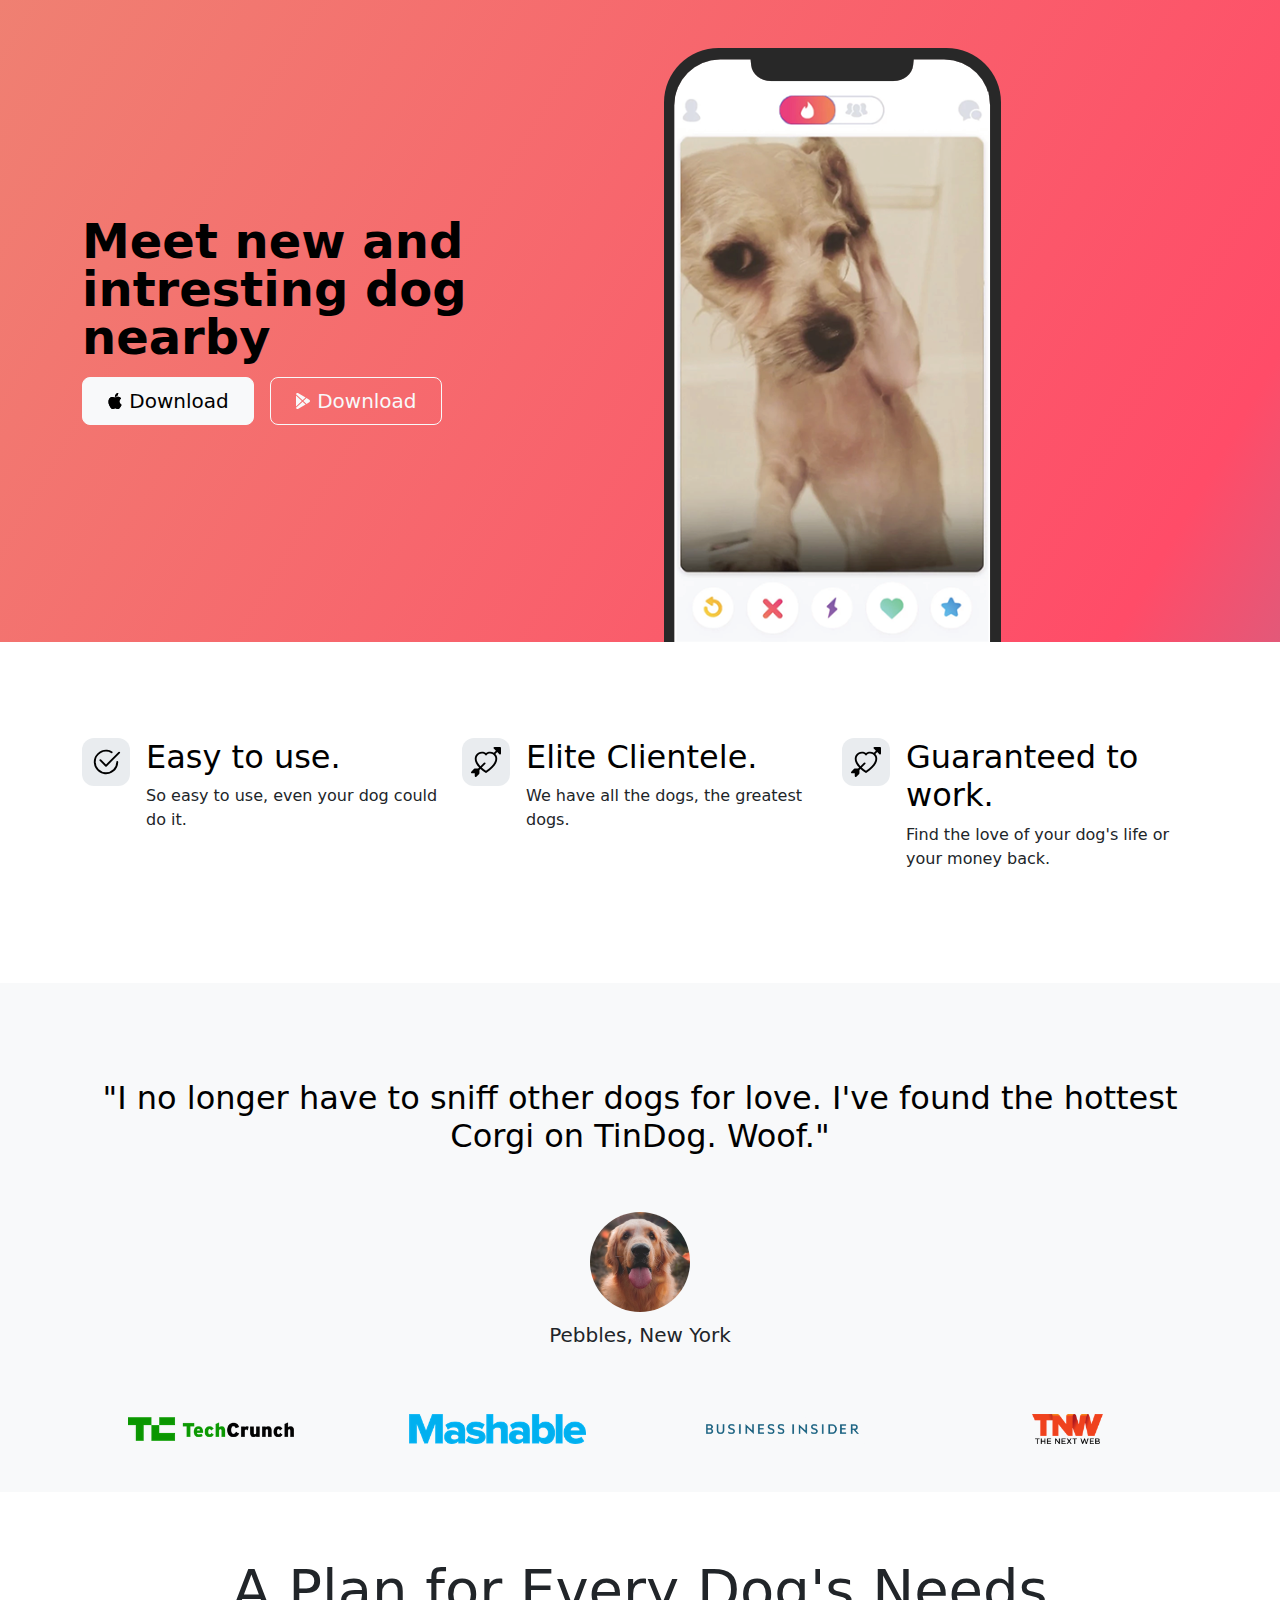
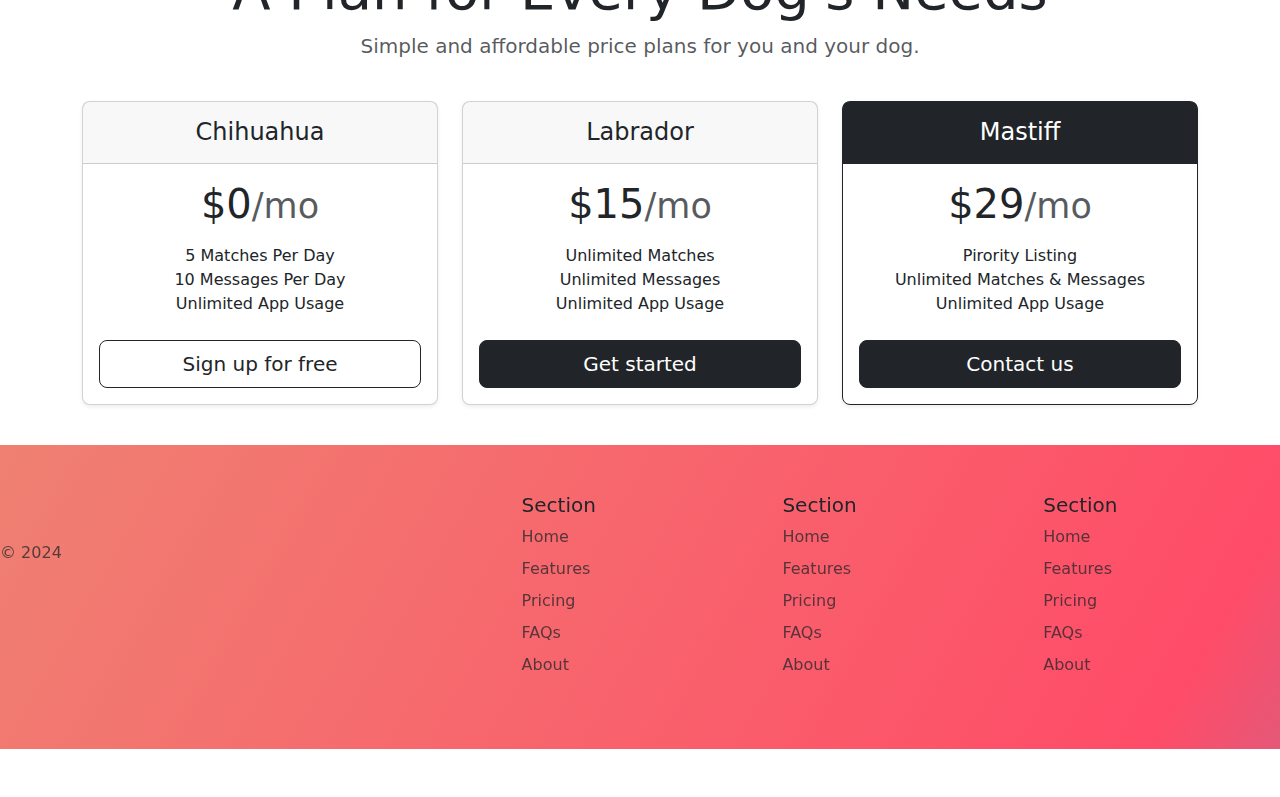
<file: Bootstrap project/index.html>
<!DOCTYPE html>
<html lang="en">

<head>
  <meta charset="UTF-8">
  <meta name="viewport" content="width=device-width, initial-scale=1.0">
  <title>TinDog</title>
  <link href="https://cdn.jsdelivr.net/npm/bootstrap@5.3.3/dist/css/bootstrap.min.css" rel="stylesheet" integrity="sha384-QWTKZyjpPEjISv5WaRU9OFeRpok6YctnYmDr5pNlyT2bRjXh0JMhjY6hW+ALEwIH" crossorigin="anonymous">
  <script src="https://cdn.jsdelivr.net/npm/bootstrap@5.3.3/dist/js/bootstrap.bundle.min.js" integrity="sha384-YvpcrYf0tY3lHB60NNkmXc5s9fDVZLESaAA55NDzOxhy9GkcIdslK1eN7N6jIeHz" crossorigin="anonymous"></script>
  <link rel="stylesheet" href="style.css">

</head>

<body>

  <!-- Title -->
  <section id="title" class="gradient-background" >
    <div class="container " >
    <div class="row flex-lg-row-reverse align-items-center g-5 ">
      <div class="col-10 col-sm-8 col-lg-6 pt-5 ">

        <img src="images/iphone.png" height="594" width="337"/></div>
      <div class="col-lg-6">
        <h1 class="display-5 fw-bold text-body-emphasis lh-1 mb-3">Meet new   and <br>intresting dog <br>nearby</h1>
        <div class="d-grid gap-2 d-md-flex justify-content-md-start">
          <button type="button" class="btn btn-light btn-lg px-4 me-md-2">
            <svg xmlns="http://www.w3.org/2000/svg" width="16" height="16" fill="currentColor" class="bi bi-apple mb-1" viewBox="0 0 16 16">
              <path
                      d="M11.182.008C11.148-.03 9.923.023 8.857 1.18c-1.066 1.156-.902 2.482-.878 2.516.024.034 1.52.087 2.475-1.258.955-1.345.762-2.391.728-2.43Zm3.314 11.733c-.048-.096-2.325-1.234-2.113-3.422.212-2.189 1.675-2.789 1.698-2.854.023-.065-.597-.79-1.254-1.157a3.692 3.692 0 0 0-1.563-.434c-.108-.003-.483-.095-1.254.116-.508.139-1.653.589-1.968.607-.316.018-1.256-.522-2.267-.665-.647-.125-1.333.131-1.824.328-.49.196-1.422.754-2.074 2.237-.652 1.482-.311 3.83-.067 4.56.244.729.625 1.924 1.273 2.796.576.984 1.34 1.667 1.659 1.899.319.232 1.219.386 1.843.067.502-.308 1.408-.485 1.766-.472.357.013 1.061.154 1.782.539.571.197 1.111.115 1.652-.105.541-.221 1.324-1.059 2.238-2.758.347-.79.505-1.217.473-1.282Z" />
              <path
                      d="M11.182.008C11.148-.03 9.923.023 8.857 1.18c-1.066 1.156-.902 2.482-.878 2.516.024.034 1.52.087 2.475-1.258.955-1.345.762-2.391.728-2.43Zm3.314 11.733c-.048-.096-2.325-1.234-2.113-3.422.212-2.189 1.675-2.789 1.698-2.854.023-.065-.597-.79-1.254-1.157a3.692 3.692 0 0 0-1.563-.434c-.108-.003-.483-.095-1.254.116-.508.139-1.653.589-1.968.607-.316.018-1.256-.522-2.267-.665-.647-.125-1.333.131-1.824.328-.49.196-1.422.754-2.074 2.237-.652 1.482-.311 3.83-.067 4.56.244.729.625 1.924 1.273 2.796.576.984 1.34 1.667 1.659 1.899.319.232 1.219.386 1.843.067.502-.308 1.408-.485 1.766-.472.357.013 1.061.154 1.782.539.571.197 1.111.115 1.652-.105.541-.221 1.324-1.059 2.238-2.758.347-.79.505-1.217.473-1.282Z" />
            </svg>   Download</button>
          <button type="button" class="btn btn-outline-light btn-lg px-4">
            <svg xmlns="http://www.w3.org/2000/svg" width="16" height="16" fill="currentColor" class="bi bi-google-play mb-1" viewBox="0 0 16 16"> <path d="M14.222 9.374c1.037-.61 1.037-2.137 0-2.748L11.528 5.04 8.32 8l3.207 2.96 2.694-1.586Zm-3.595 2.116L7.583 8.68 1.03 14.73c.201 1.029 1.36 1.61 2.303 1.055l7.294-4.295ZM1 13.396V2.603L6.846 8 1 13.396ZM1.03 1.27l6.553 6.05 3.044-2.81L3.333.215C2.39-.341 1.231.24 1.03 1.27Z" />
            </svg>  Download</button>
        </div>
      </div>
    </div>
    </div>





  </section>
  <!-- Features -->








  <section id="features">
    <div  class="container mt-5">

    <div class="row g-4 py-5 row-cols-1 row-cols-lg-3">
      <div class="col d-flex align-items-start">
        <div class="icon-square text-body-emphasis bg-body-secondary d-inline-flex align-items-center justify-content-center fs-4 flex-shrink-0 me-3">
          <svg xmlns="http://www.w3.org/2000/svg" height="30" fill="currentColor" class="bi bi-check2-circle" viewBox="0 0 16 16"> <path d="M2.5 8a5.5 5.5 0 0 1 8.25-4.764.5.5 0 0 0 .5-.866A6.5 6.5 0 1 0 14.5 8a.5.5 0 0 0-1 0 5.5 5.5 0 1 1-11 0z" /> <path d="M15.354 3.354a.5.5 0 0 0-.708-.708L8 9.293 5.354 6.646a.5.5 0 1 0-.708.708l3 3a.5.5 0 0 0 .708 0l7-7z" />        </div>
        <div>
          <h3 class="fs-2 text-body-emphasis">Easy to use.</h3>
          <p>So easy to use, even your dog could do it.</p>

        </div>
      </div>
      <div class="col d-flex align-items-start">
        <div class="icon-square text-body-emphasis bg-body-secondary d-inline-flex align-items-center justify-content-center fs-4 flex-shrink-0 me-3">
          <svg xmlns="http://www.w3.org/2000/svg" height="30" fill="currentColor" class="bi bi-arrow-through-heart" viewBox="0 0 16 16"> <path fill-rule="evenodd" d="M2.854 15.854A.5.5 0 0 1 2 15.5V14H.5a.5.5 0 0 1-.354-.854l1.5-1.5A.5.5 0 0 1 2 11.5h1.793l.53-.53c-.771-.802-1.328-1.58-1.704-2.32-.798-1.575-.775-2.996-.213-4.092C3.426 2.565 6.18 1.809 8 3.233c1.25-.98 2.944-.928 4.212-.152L13.292 2 12.147.854A.5.5 0 0 1 12.5 0h3a.5.5 0 0 1 .5.5v3a.5.5 0 0 1-.854.354L14 2.707l-1.006 1.006c.236.248.44.531.6.845.562 1.096.585 2.517-.213 4.092-.793 1.563-2.395 3.288-5.105 5.08L8 13.912l-.276-.182a21.86 21.86 0 0 1-2.685-2.062l-.539.54V14a.5.5 0 0 1-.146.354l-1.5 1.5Zm2.893-4.894A20.419 20.419 0 0 0 8 12.71c2.456-1.666 3.827-3.207 4.489-4.512.679-1.34.607-2.42.215-3.185-.817-1.595-3.087-2.054-4.346-.761L8 4.62l-.358-.368c-1.259-1.293-3.53-.834-4.346.761-.392.766-.464 1.845.215 3.185.323.636.815 1.33 1.519 2.065l1.866-1.867a.5.5 0 1 1 .708.708L5.747 10.96Z" />        </div>
        <div>
          <h3 class="fs-2 text-body-emphasis">Elite Clientele.</h3>
          <p>We have all the dogs, the greatest dogs.</p>
        </div>
      </div>
      <div class="col d-flex align-items-start">
        <div class="icon-square text-body-emphasis bg-body-secondary d-inline-flex align-items-center justify-content-center fs-4 flex-shrink-0 me-3">
          <svg xmlns="http://www.w3.org/2000/svg" height="30" fill="currentColor" class="bi bi-arrow-through-heart" viewBox="0 0 16 16"> <path fill-rule="evenodd" d="M2.854 15.854A.5.5 0 0 1 2 15.5V14H.5a.5.5 0 0 1-.354-.854l1.5-1.5A.5.5 0 0 1 2 11.5h1.793l.53-.53c-.771-.802-1.328-1.58-1.704-2.32-.798-1.575-.775-2.996-.213-4.092C3.426 2.565 6.18 1.809 8 3.233c1.25-.98 2.944-.928 4.212-.152L13.292 2 12.147.854A.5.5 0 0 1 12.5 0h3a.5.5 0 0 1 .5.5v3a.5.5 0 0 1-.854.354L14 2.707l-1.006 1.006c.236.248.44.531.6.845.562 1.096.585 2.517-.213 4.092-.793 1.563-2.395 3.288-5.105 5.08L8 13.912l-.276-.182a21.86 21.86 0 0 1-2.685-2.062l-.539.54V14a.5.5 0 0 1-.146.354l-1.5 1.5Zm2.893-4.894A20.419 20.419 0 0 0 8 12.71c2.456-1.666 3.827-3.207 4.489-4.512.679-1.34.607-2.42.215-3.185-.817-1.595-3.087-2.054-4.346-.761L8 4.62l-.358-.368c-1.259-1.293-3.53-.834-4.346.761-.392.766-.464 1.845.215 3.185.323.636.815 1.33 1.519 2.065l1.866-1.867a.5.5 0 1 1 .708.708L5.747 10.96Z" />        </div>
        <div>
          <h3 class="fs-2 text-body-emphasis">Guaranteed to work.</h3>
          <p>Find the love of your dog's life or your money back.</p>
        </div>
      </div>
    </div>

    </div>








  </section>
  <!-- Testimonial -->








  <section id="testimonial">
    <div class="my-5">
      <div class="p-5 text-center bg-body-tertiary">
        <div class="container py-5">
          <h2 class="text-body-emphasis">"I no longer have to sniff other dogs for love. I've found the hottest Corgi on
            TinDog. Woof."</h2>
          <img class="profile-img mt-5" src="dog-img.jpg" alt="dog image">
          <p class="col-lg-8 mx-auto lead mt-2">
            Pebbles, New York
          </p>
        </div>

        <div class="container">
          <div class="row">
            <div class="col-lg-3 col-sm-12">
              <img src="techcrunch.png" alt="techcrunch" height="30">
            </div>
            <div class="col-lg-3 col-sm-12">
              <img src="mashable.png" alt="mashable" height="30">
            </div>
            <div class="col-lg-3 col-sm-12">
              <img src="bizinsider.png" alt="bizinsider" height="30">
            </div>
            <div class="col-lg-3 col-sm-12">
              <img src="./images/tnw.png" alt="tnw" height="30">
            </div>
          </div>
        </div>
      </div>
    </div>
  </section></section>
  <!-- Pricing -->
  
  <!-- Pricing -->
  <section id="pricing">
    <div class="container">
      <div class="pricing-header p-3 pb-md-4 mx-auto text-center">
        <h2 class="display-4 fw-normal">A Plan for Every Dog's Needs</h2>
        <p class="fs-5 text-body-secondary">Simple and affordable price plans for you and your dog.
      </div>
      <div class="row row-cols-1 row-cols-md-3 mb-3 text-center">
        <div class="col">
          <div class="card mb-4 rounded-3 shadow-sm">
            <div class="card-header py-3">
              <h4 class="my-0 fw-normal">Chihuahua</h4>
            </div>
            <div class="card-body">
              <h1 class="card-title pricing-card-title">$0<small class="text-body-secondary fw-light">/mo</small></h1>
              <ul class="list-unstyled mt-3 mb-4">
                <li>5 Matches Per Day</li>
                <li>10 Messages Per Day</li>
                <li>Unlimited App Usage</li>
              </ul>
              <button type="button" class="w-100 btn btn-lg btn-outline-dark">Sign up for free</button>
            </div>
          </div>
        </div>
        <div class="col">
          <div class="card mb-4 rounded-3 shadow-sm">
            <div class="card-header py-3">
              <h4 class="my-0 fw-normal">Labrador</h4>
            </div>
            <div class="card-body">
              <h1 class="card-title pricing-card-title">$15<small class="text-body-secondary fw-light">/mo</small></h1>
              <ul class="list-unstyled mt-3 mb-4">
                <li>Unlimited Matches</li>
                <li>Unlimited Messages</li>
                <li>Unlimited App Usage</li>
              </ul>
              <button type="button" class="w-100 btn btn-lg btn-dark">Get started</button>
            </div>
          </div>
        </div>
        <div class="col">
          <div class="card mb-4 rounded-3 shadow-sm border-dark">
            <div class="card-header py-3 text-bg-dark border-dark">
              <h4 class="my-0 fw-normal">Mastiff</h4>
            </div>
            <div class="card-body">
              <h1 class="card-title pricing-card-title">$29<small class="text-body-secondary fw-light">/mo</small></h1>
              <ul class="list-unstyled mt-3 mb-4">
                <li>Pirority Listing</li>
                <li>Unlimited Matches & Messages</li>
                <li>Unlimited App Usage</li>
              </ul>
              <button type="button" class="w-100 btn btn-lg btn-dark">Contact us</button>
            </div>
          </div>
        </div>
      </div>
    </div>
  </section>


  </section>
  <!-- Footer -->
  <section id="footer">



    <footer class="row row-cols-1 row-cols-sm-2 row-cols-md-5 py-5  gradient-background">
      <div class="col mb-3">
        <a href="/" class="d-flex align-items-center mb-3 link-body-emphasis text-decoration-none">
          <svg class="bi me-2" width="40" height="32"><use xlink:href="#bootstrap"></use></svg>
        </a>
        <p class="text-body-secondary">© 2024</p>
      </div>

      <div class="col mb-3">

      </div>

      <div class="col mb-3">
        <h5>Section</h5>
        <ul class="nav flex-column">
          <li class="nav-item mb-2"><a href="#" class="nav-link p-0 text-body-secondary">Home</a></li>
          <li class="nav-item mb-2"><a href="#" class="nav-link p-0 text-body-secondary">Features</a></li>
          <li class="nav-item mb-2"><a href="#" class="nav-link p-0 text-body-secondary">Pricing</a></li>
          <li class="nav-item mb-2"><a href="#" class="nav-link p-0 text-body-secondary">FAQs</a></li>
          <li class="nav-item mb-2"><a href="#" class="nav-link p-0 text-body-secondary">About</a></li>
        </ul>
      </div>

      <div class="col mb-3">
        <h5>Section</h5>
        <ul class="nav flex-column">
          <li class="nav-item mb-2"><a href="#" class="nav-link p-0 text-body-secondary">Home</a></li>
          <li class="nav-item mb-2"><a href="#" class="nav-link p-0 text-body-secondary">Features</a></li>
          <li class="nav-item mb-2"><a href="#" class="nav-link p-0 text-body-secondary">Pricing</a></li>
          <li class="nav-item mb-2"><a href="#" class="nav-link p-0 text-body-secondary">FAQs</a></li>
          <li class="nav-item mb-2"><a href="#" class="nav-link p-0 text-body-secondary">About</a></li>
        </ul>
      </div>

      <div class="col mb-3">
        <h5>Section</h5>
        <ul class="nav flex-column">
          <li class="nav-item mb-2"><a href="#" class="nav-link p-0 text-body-secondary">Home</a></li>
          <li class="nav-item mb-2"><a href="#" class="nav-link p-0 text-body-secondary">Features</a></li>
          <li class="nav-item mb-2"><a href="#" class="nav-link p-0 text-body-secondary">Pricing</a></li>
          <li class="nav-item mb-2"><a href="#" class="nav-link p-0 text-body-secondary">FAQs</a></li>
          <li class="nav-item mb-2"><a href="#" class="nav-link p-0 text-body-secondary">About</a></li>
        </ul>
      </div>
    </footer>

  </section>
</body>

</html>
</file>
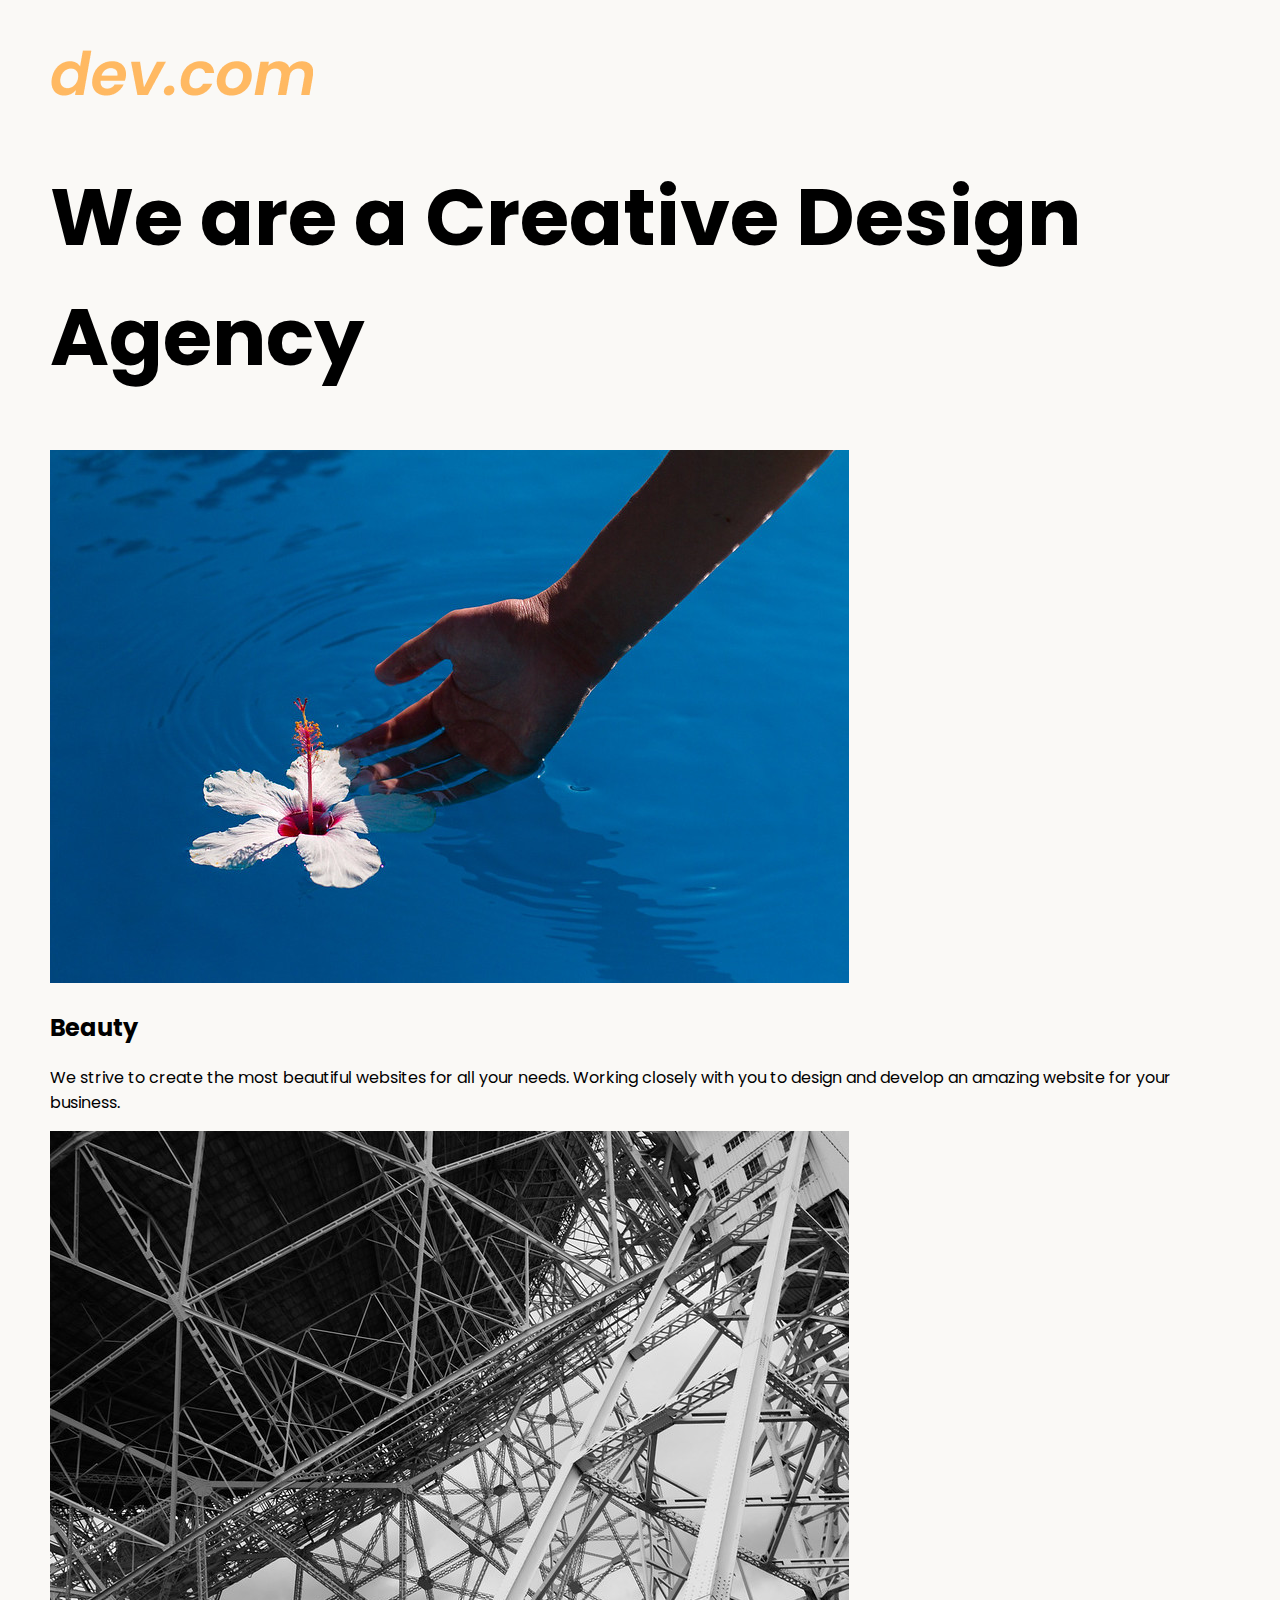
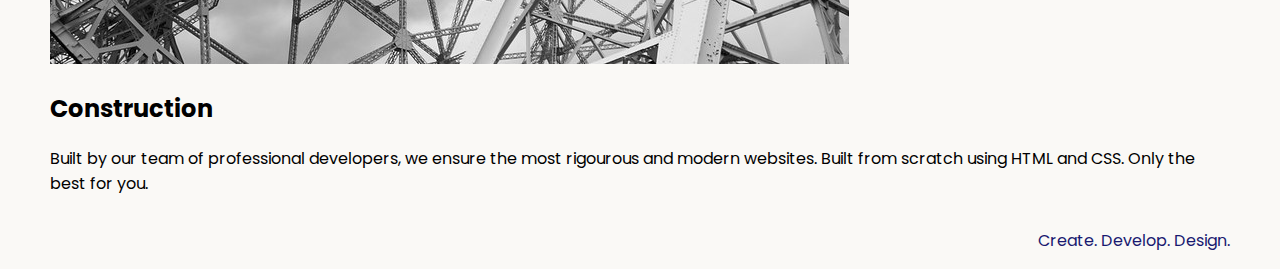
<file: advanced css/8-10/index.html>
<!DOCTYPE html>
<html lang="en">

<head>
  <meta charset="UTF-8">
  <meta name="viewport" content="width=device-width, initial-scale=1.0">
  <title>Agency</title>
  <link rel="stylesheet" href="./style.css">
  <link rel="preconnect" href="https://fonts.googleapis.com">
  <link rel="preconnect" href="https://fonts.gstatic.com" crossorigin>
  <link href="https://fonts.googleapis.com/css2?family=Poppins:wght@400;700&display=swap" rel="stylesheet">
</head>

<body>
  <div class="main">
    <img class="logo" src="./assets/images/logo.png" alt="logo">
    <h1>We are a Creative Design Agency</h1>
    <div class="left card"><img class="tile-image" src="./assets/images/beautiful.jpg" alt="hand and flower in water">
      <h2 class="card-title">Beauty</h2>
      <p class="card-text">We strive to create the most beautiful websites for all your needs. Working closely with you
        to
        design and
        develop an amazing website for your business.</p>
    </div>

    <div class="right card"><img class="tile-image" src="./assets/images/construction.jpg" alt="metal structure">
      <h2 class="card-title">Construction</h2>
      <p>Built by our team of professional developers, we ensure the most rigourous and modern websites. Built from
        scratch using HTML and CSS. Only the best for you.</p>
    </div>

  </div>
  <footer>
    <p>Create. Develop. Design.</p>
  </footer>
</body>

</html>
</file>
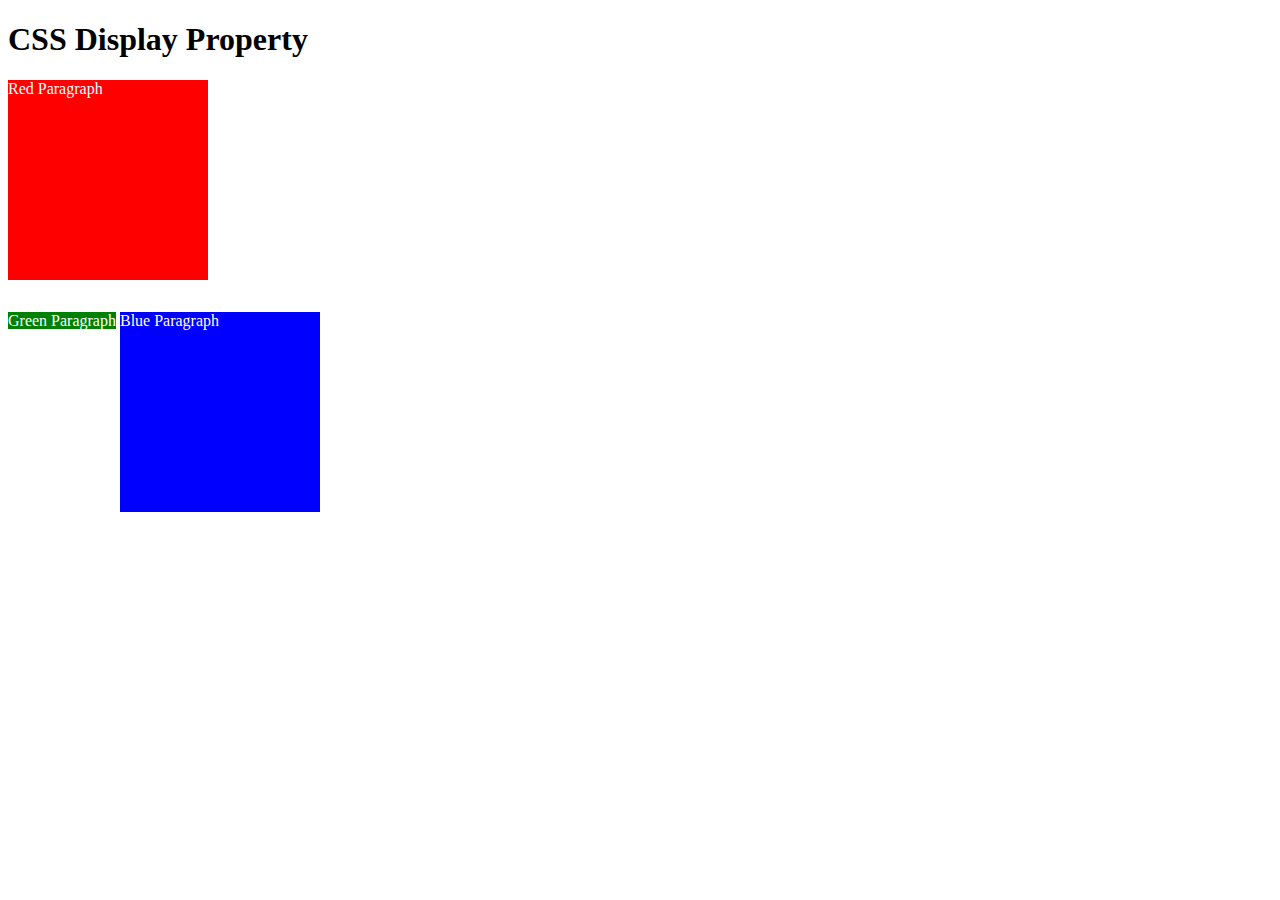
<file: advanced css/8-6/index.html>
<!DOCTYPE html>
<html>

<!-- 
  TODO
1. By changing only the display property of the CSS make all 3 squares line up horizontally like in goal1 image.
2. Change only the display property to make all 3 squares line up vertically like in goal2 image. 
-->

<head>
  <title>CSS Display Property Example</title>
  <style>
    p {
      color: white;
    }

    .red {
      display: block;
      width: 200px;
      height: 200px;
      background-color: red;
    }

    .green {
      display: inline;
      width: 200px;
      height: 200px;
      background-color: green;
    }

    .blue {
      display: inline-block;
      width: 200px;
      height: 200px;
      background-color: blue;
    }
  </style>
</head>


<body>
  <h1>CSS Display Property</h1>
  <p class="red">Red Paragraph </p>
  <p class="green">Green Paragraph</p>
  <p class="blue">Blue Paragraph</p>
</body>

</html>
</file>
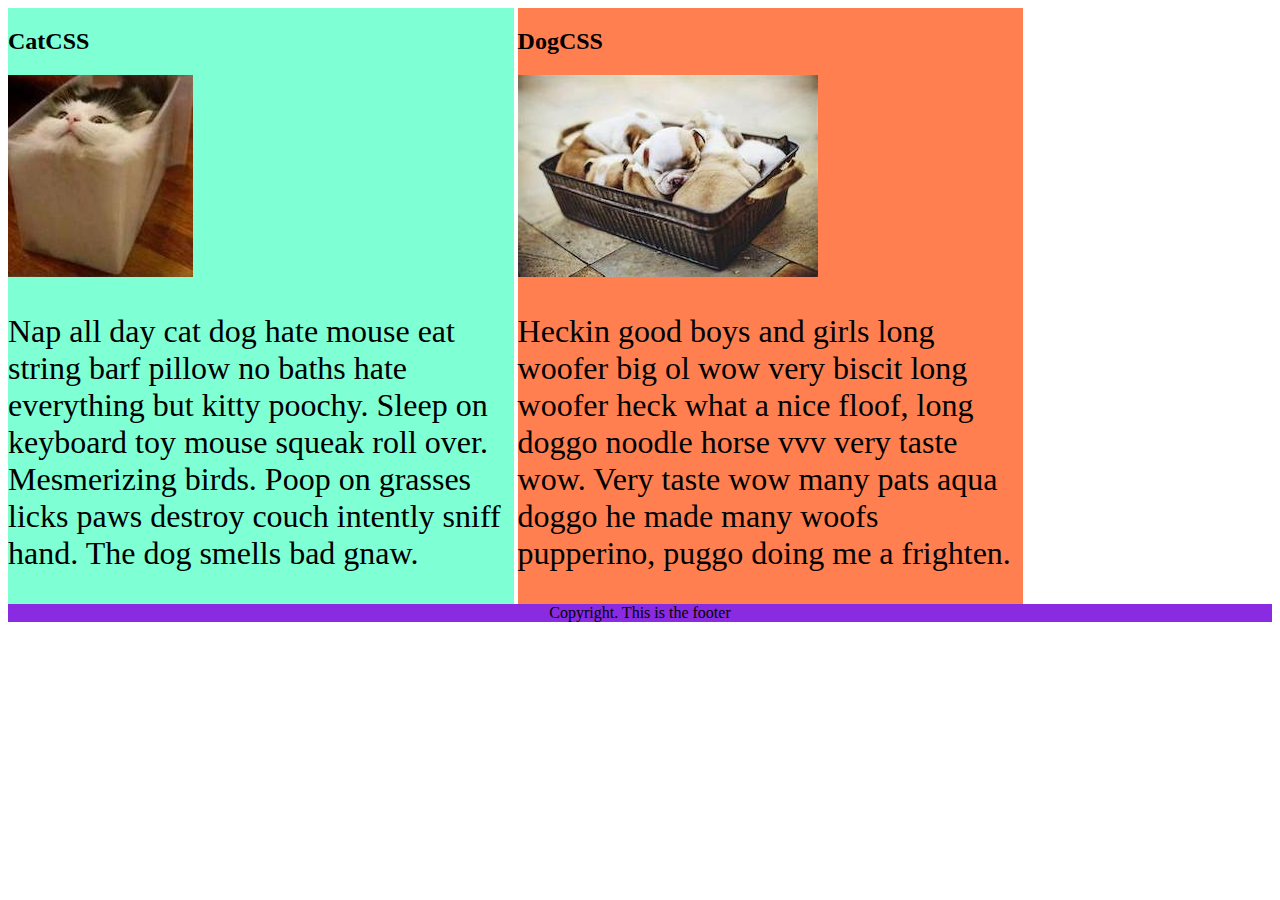
<file: advanced css/8-7/index.html>
<!DOCTYPE html>
<html lang="en">

<!-- TODO
1. Make both paragraph elements wrap around the image.
2. Use Float to move the cat div to the left and the dog div to the right.
3. Use clear to make the footer go below both the cat and dog div. -->

<head>
  <meta charset="UTF-8">
  <title>CSS Float</title>
  <style>
    div {
      display: inline-block;
      width: 40%;
    }

    p {
      font-size: 2em;
    }

    .cat {
      background-color: aquamarine;
    }

    .dog {
      background-color: coral;
    }

    footer {
      text-align: center;
      background-color: blueviolet;
    }
  </style>
</head>

<body>
  <div class="cat">
    <h2>CatCSS</h2>

    <img src="cat.jpeg" alt="cat in a box" />
    <p class="first-paragraph">Nap all day cat dog hate mouse eat string barf pillow no baths hate everything but kitty
      poochy. Sleep on keyboard
      toy
      mouse squeak roll over. Mesmerizing birds. Poop on grasses licks paws destroy couch intently sniff hand. The dog
      smells
      bad gnaw.</p>
  </div>
  <div class="dog">
    <h2>DogCSS</h2>
    <img src="dog.jpeg" alt="dogs in a box" />
    <p class="second-paragraph">Heckin good boys and girls long woofer big ol wow very biscit long woofer heck what a
      nice
      floof, long doggo noodle
      horse vvv very taste wow. Very taste wow many pats aqua doggo he made many woofs pupperino, puggo doing me a
      frighten.</p>
  </div>

  <footer>Copyright. This is the footer</footer>
</body>

</html>
</file>
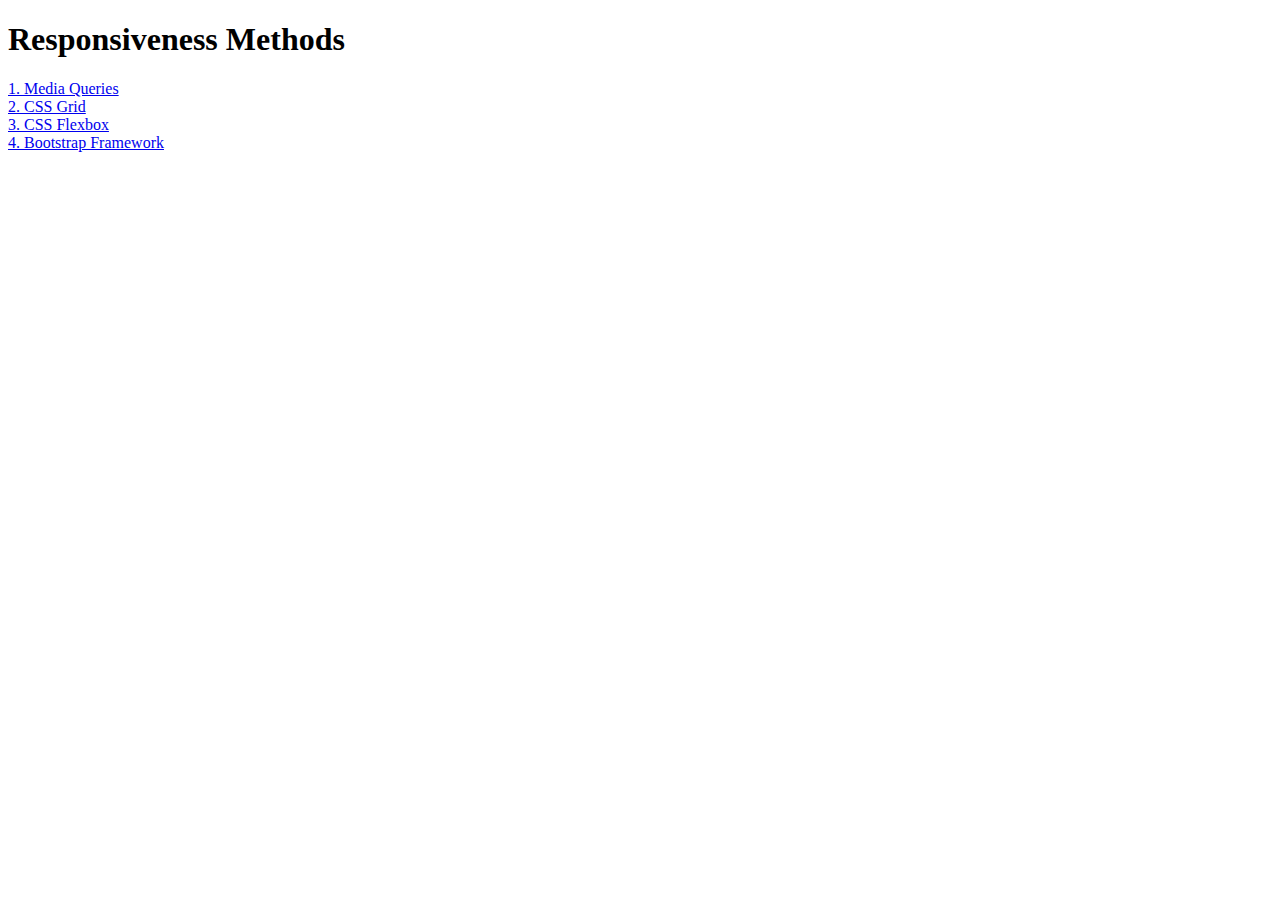
<file: advanced css/8-8/index.html>
<!DOCTYPE html>
<html lang="en">

<head>
  <meta charset="UTF-8">
  <meta name="viewport" content="width=device-width, initial-scale=1.0">
  <title>Responsiveness</title>
  <style>
    a {
      display: block;
    }
  </style>
</head>

<body>
  <h1>Responsiveness Methods</h1>
  <a href="./media-query.html">1. Media Queries</a>
  <a href="./grid.html">2. CSS Grid</a>
  <a href="./flexbox.html">3. CSS Flexbox</a>
  <a href="./bootstrap.html">4. Bootstrap Framework</a>
</body>

</html>
</file>
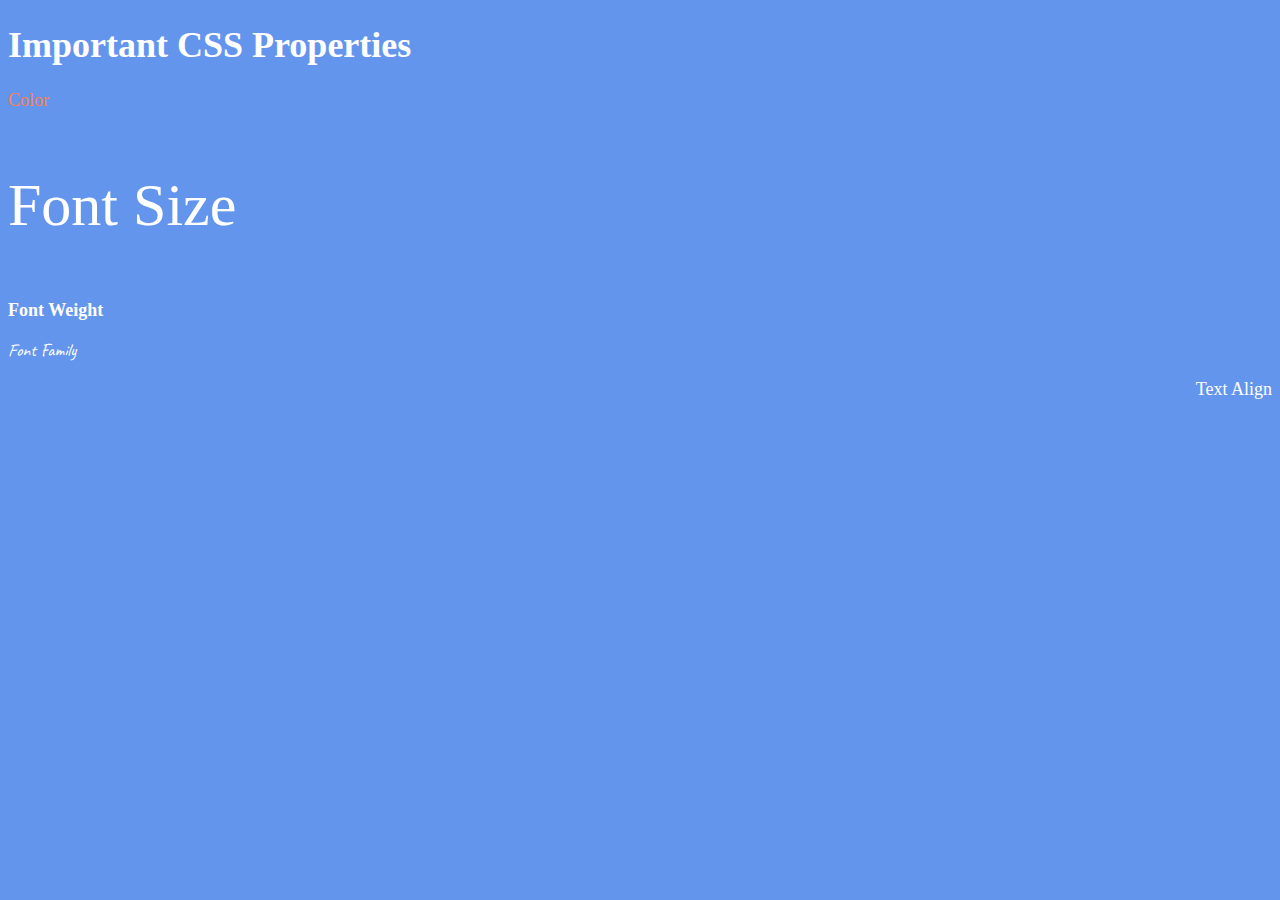
<file: day-2 Css/6-4/index.html>
<!DOCTYPE html>
<html lang="en">

<head>
  <meta charset="UTF-8">
  <title>CSS Properties</title>
  <style>
    /* 6. Change the the root (html element) font size to 30px --> */
    html {
      font-size: 30px;
    }

    body {
      background-color: cornflowerblue;
      color: white;
      font-size: 18px;
    }

    /* 1. Change the color of <p>Color</p> to "coral" color. */
    #color {
      color: coral;
    }

    /* 2. Change the font size of <p>Font Size</p> to to 2X the size of the root (html) element. */
    #size {
      font-size: 2rem;
    }

    /* 3. Change the font weight of <p>Font Weight</p> to 900. */
    #weight {
      font-weight: 900;
    }

    /* 4. Change the font family of <p>Font Family</p> to the Google font Caveat with regular (400) font weight.
      Link: https://fonts.google.com/specimen/Caveat */
    #family {
      font-family: 'Caveat', cursive;
    }

    /* 5. Change the <p>Text Align</p> to right align. */
    #align {
      text-align: right;
    }
  </style>
  <link rel="preconnect" href="https://fonts.googleapis.com">
  <link rel="preconnect" href="https://fonts.gstatic.com" crossorigin>
  <link href="https://fonts.googleapis.com/css2?family=Caveat&display=swap" rel="stylesheet">
</head>

<body>
  <h1>Important CSS Properties</h1>
  <p id="color">Color</p>
  <p id="size">Font Size</p>
  <p id="weight">Font Weight</p>
  <p id="family">Font Family</p>
  <p id="align">Text Align</p>
</body>

</html>
</file>
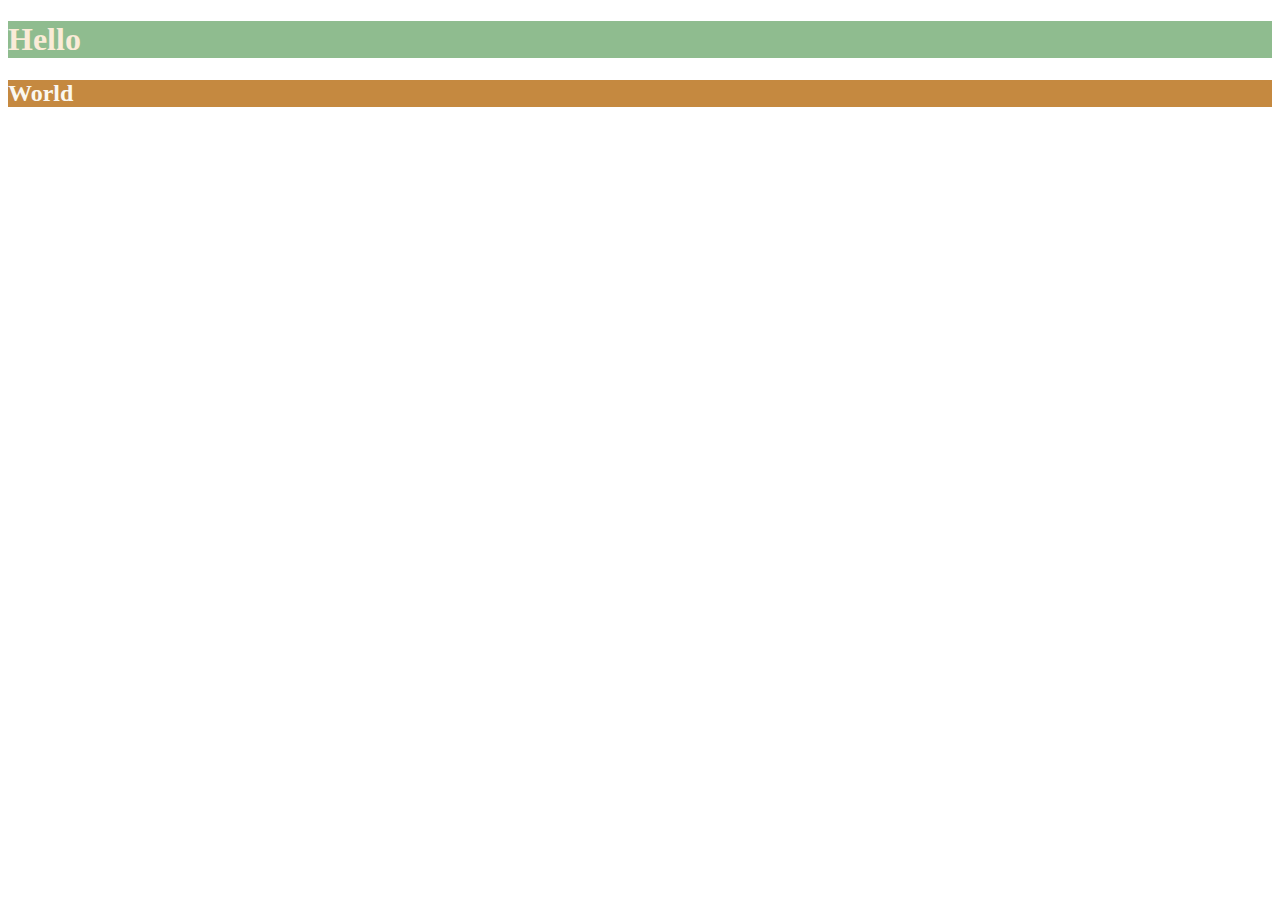
<file: day-2 Css/6.0 CSS Colors/index.html>
<!DOCTYPE html>
<html lang="en">

<head>
  <meta charset="UTF-8">
  <title>Colors</title>
  <style>
  /* Write your CSS code here. */
    /* 1. Make the background of the webpage "antiquewhite"
    2. Make the h1 "whitesmoke"
    3. Make the background of the h1 "darkseagreen"
    4. Make the h2 #FAF8F1
    5. Make the background of the h2 "#C58940" */
    h1{
      color: antiquewhite;
      background-color: darkseagreen;
    }
    h2{
      color:  #FAF8F1;
      background-color:#C58940 ;
    }
  </style>
</head>

<body>
  <h1>Hello</h1>
  <h2>World</h2>
</body>

</html>
</file>
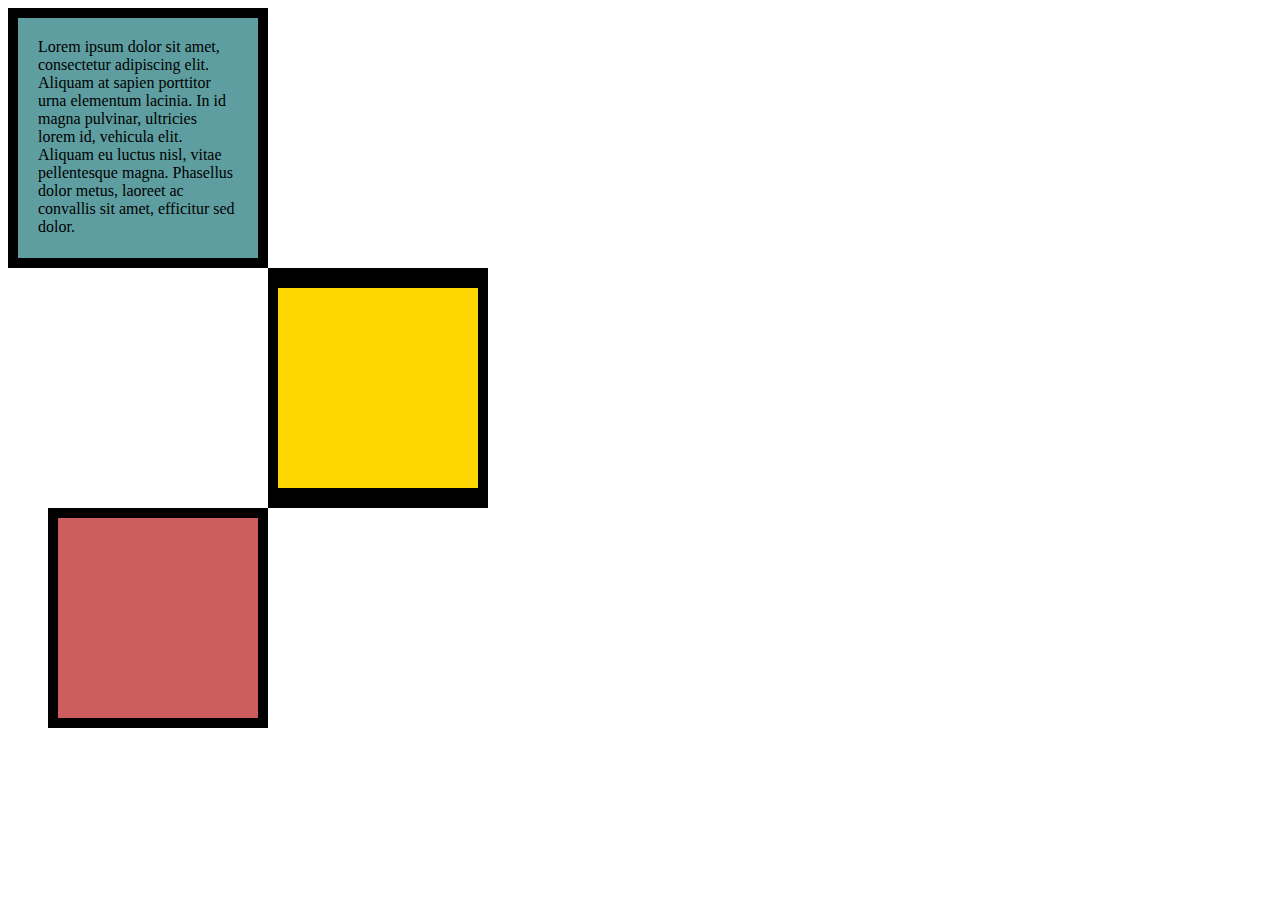
<file: day-2 Css/6.3 CSS Box Model/index.html>
<!DOCTYPE html>
<html lang="en">

<head>
  <meta charset="UTF-8">
  <title>CSS Box Model</title>
  <style>
    div {
      height: 200px;
      width: 200px;
    }

    p {
      margin: 0;
    }

    #first {
      background-color: cadetblue;
      padding: 20px;
      border: 10px solid black;
    }

    #second {
      background-color: gold;
      border: solid black;
      border-width: 20px 10px;
      margin-left: 260px;
    }

    #third {
      background-color: indianred;
      border: 10px solid black;
      margin-left: 40px;
    }
  </style>
</head>

<body>
  <div id="first">
    <p>Lorem ipsum dolor sit amet, consectetur adipiscing elit. Aliquam at sapien porttitor urna elementum lacinia. In
      id magna pulvinar, ultricies lorem id, vehicula elit. Aliquam eu luctus nisl, vitae pellentesque magna. Phasellus
      dolor metus, laoreet ac convallis sit amet, efficitur sed dolor. </p>
  </div>
  <div id="second">

  </div>
  <div id="third">

  </div>
</body>

</html>
</file>
<file: Bootstrap project/style.css>
.gradient-background {
    background: linear-gradient(300deg, #00bfff, #ff4c68, #ef8172);
    background-size: 180% 180%;
    animation: gradient-animation 18s ease infinite;
}

@keyframes gradient-animation {
    0% {
        background-position: 0% 50%;
    }
    50% {
        background-position: 100% 50%;
    }
    100% {
        background-position: 0% 50%;
    }
}

.icon-square {
    width: 3rem;
    height: 3rem;
    border-radius: 0.75rem;
}

.profile-img {
    height: 100px;
    border-radius: 50%;
}
</file>
<file: advanced css/8-10/style.css>
body {
  font-family: "Poppins", sans-serif;
  margin: 50px 50px 0 50px;
  background-color: #faf9f6;
  display: flex;
  flex-direction: column;
  min-height: 95vh;
}
.main {
  flex: 1;
}

h1 {
  font-size: 5rem;
}

footer {
  text-align: right;
  color: midnightblue;
}
</file>
